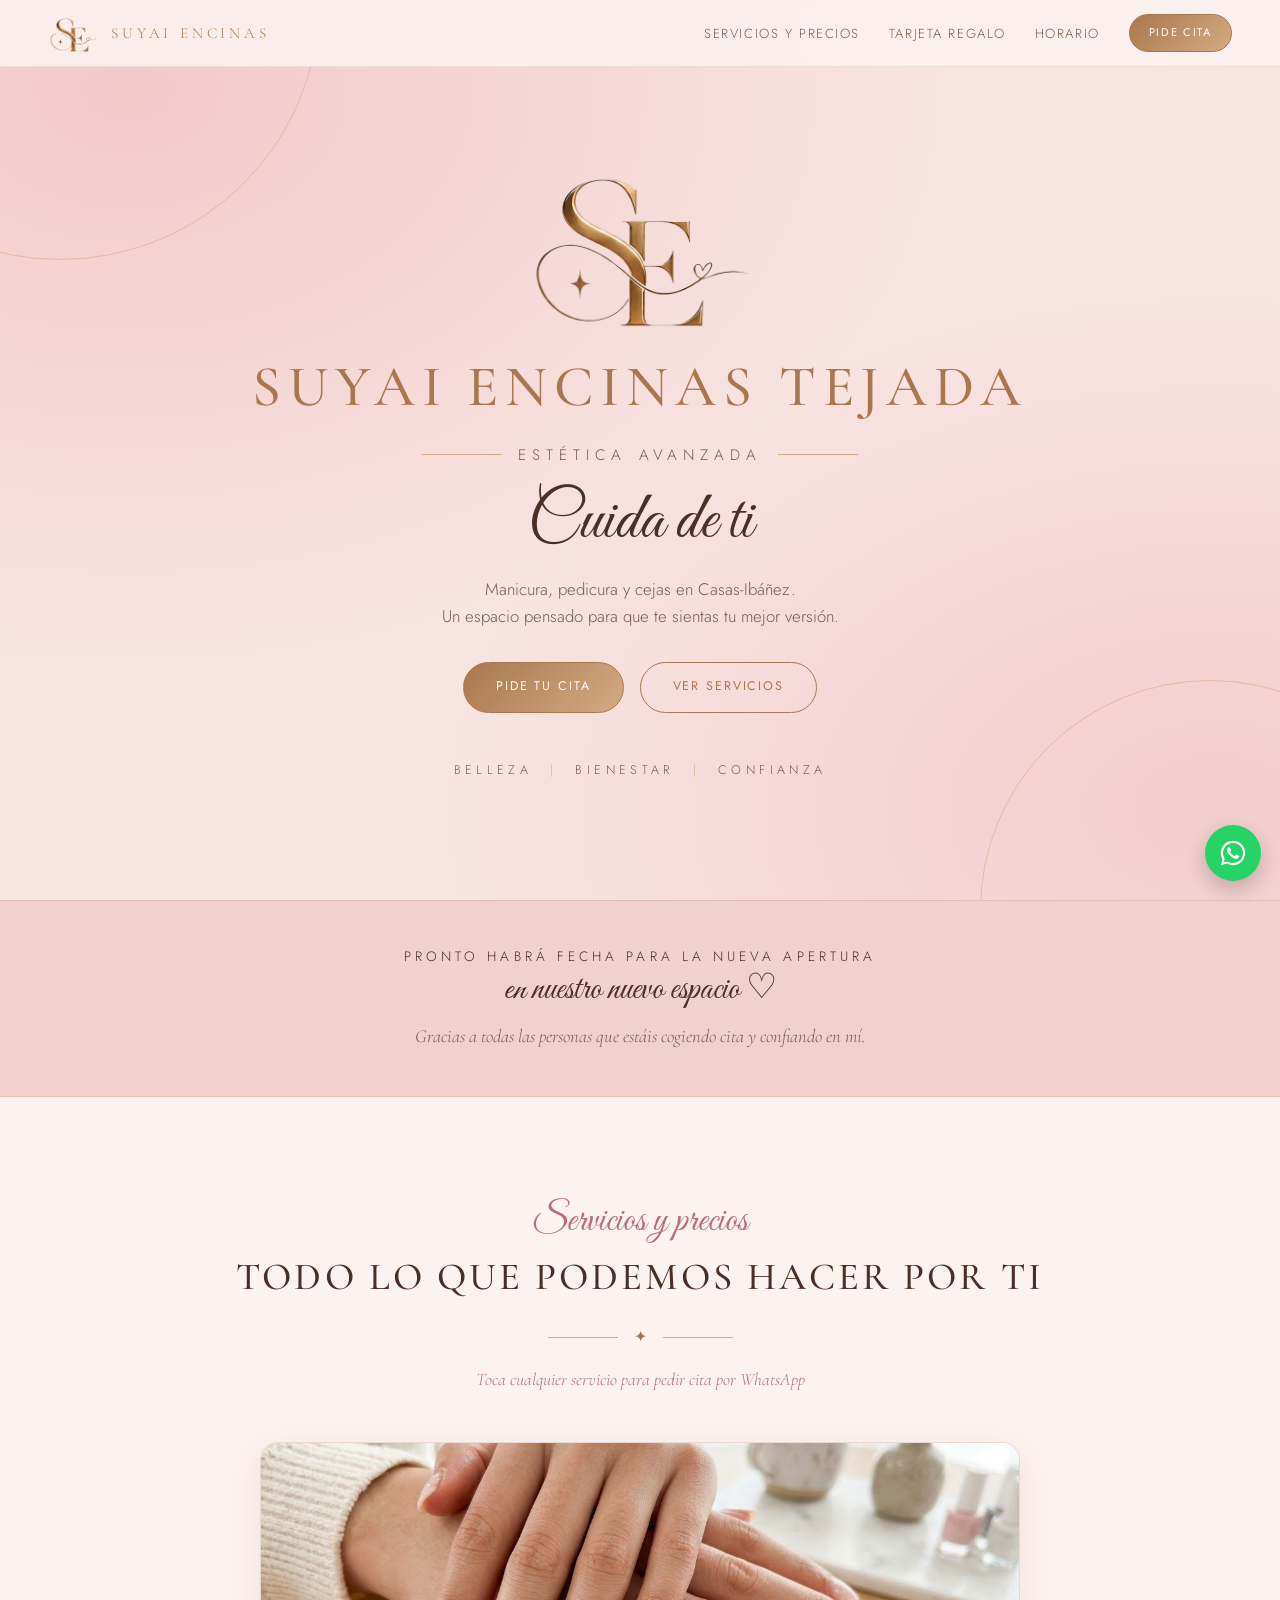
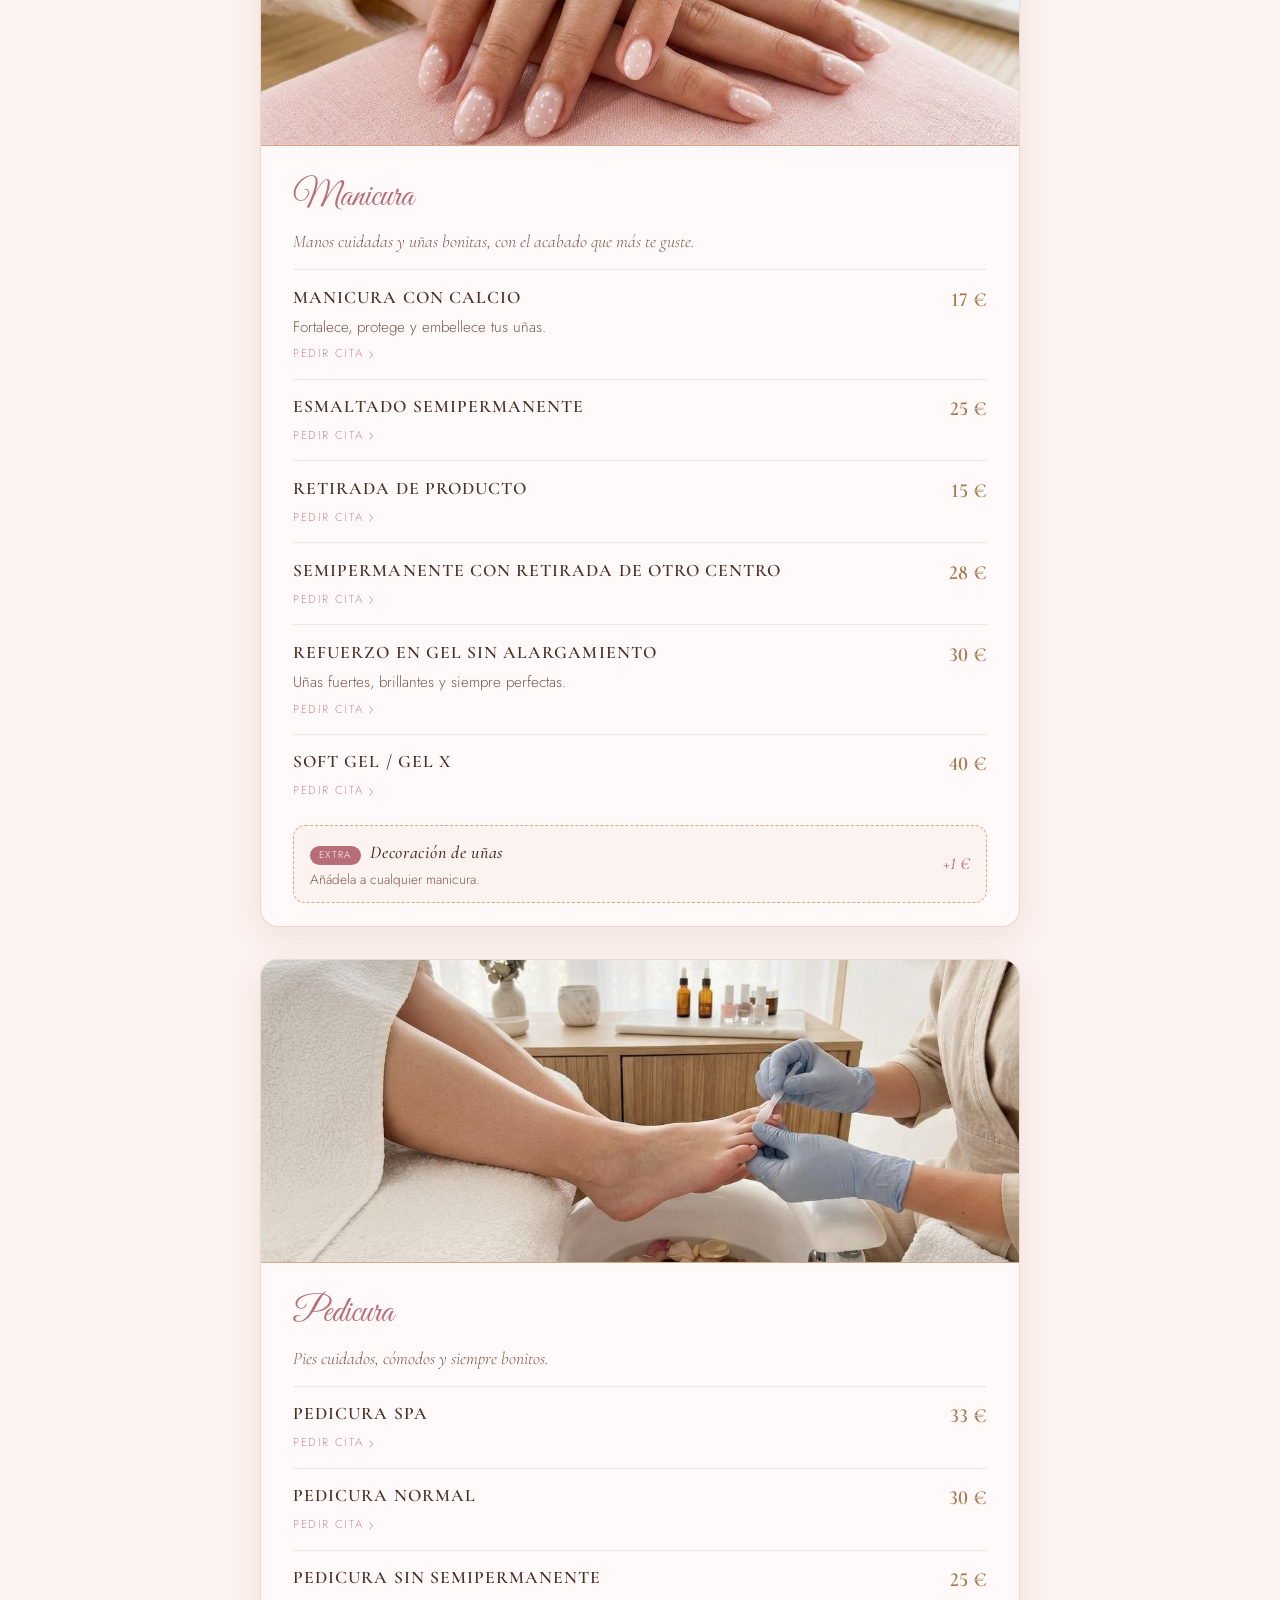
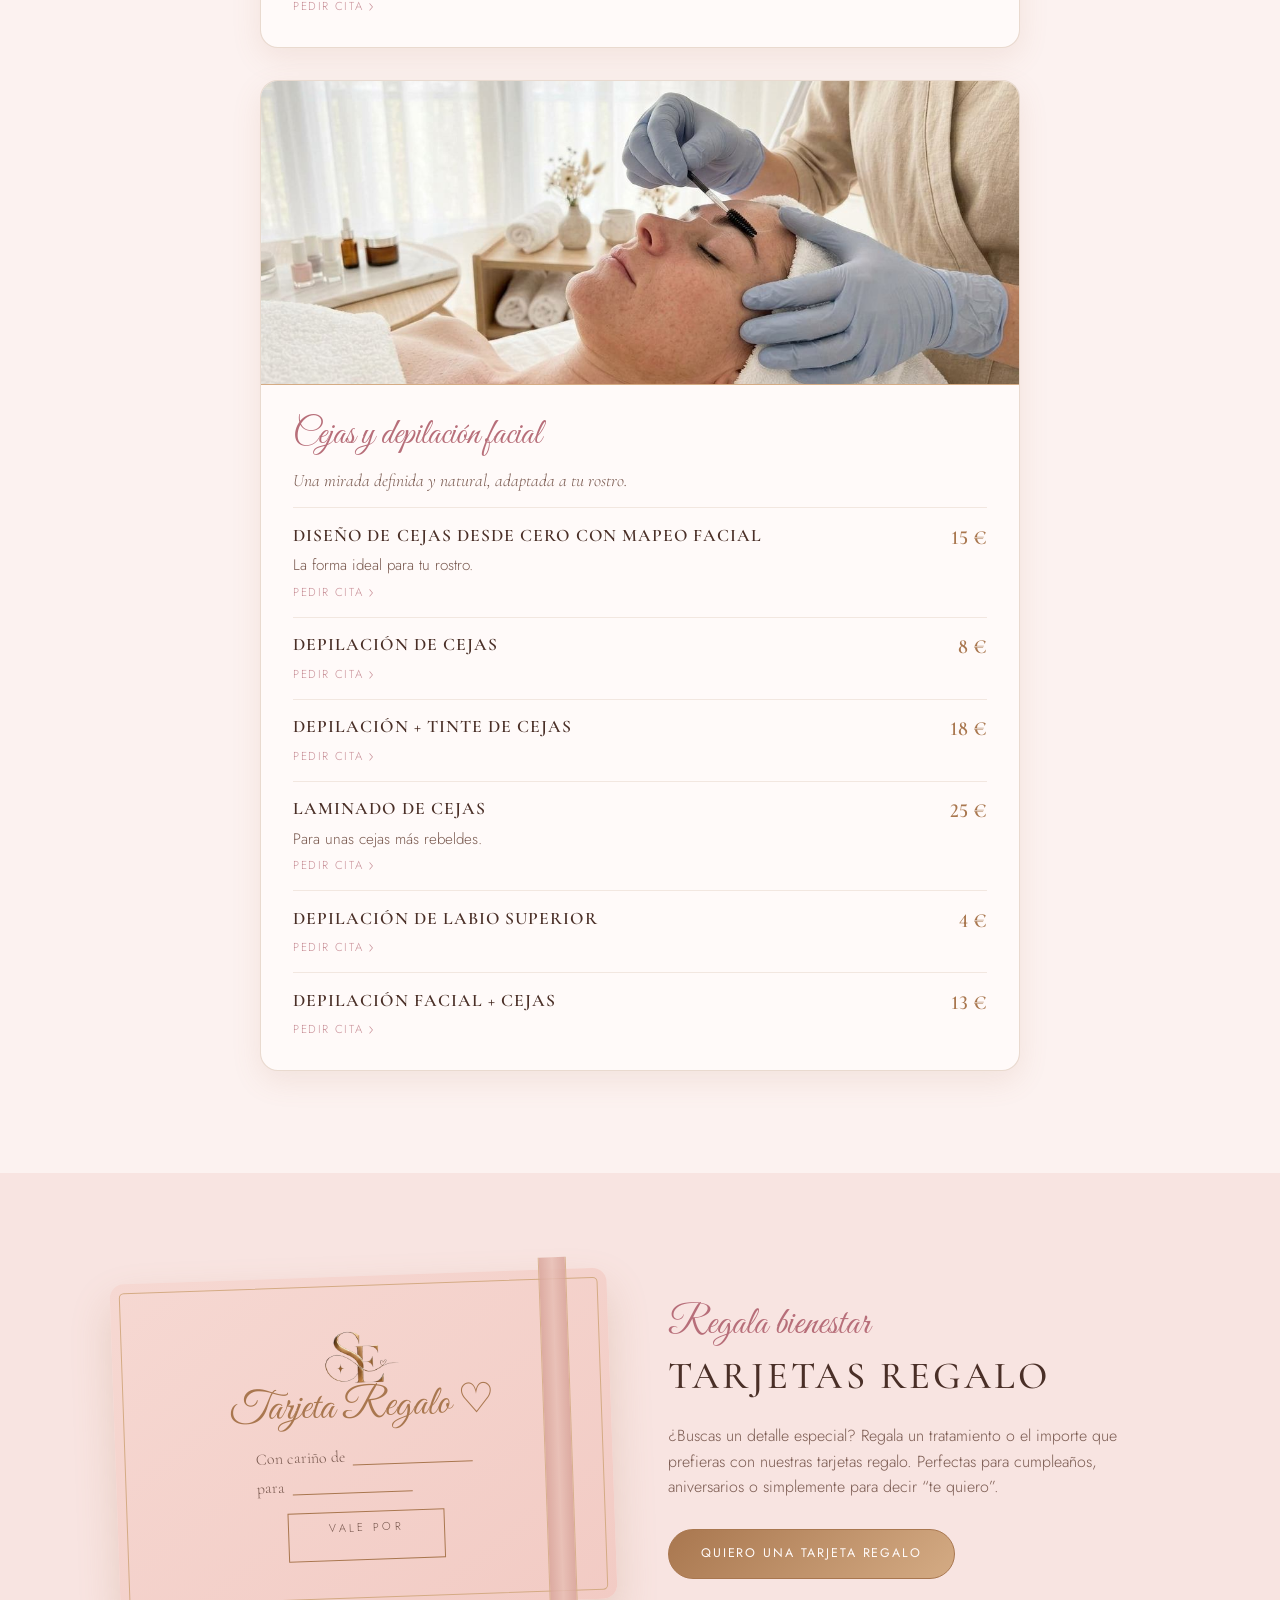
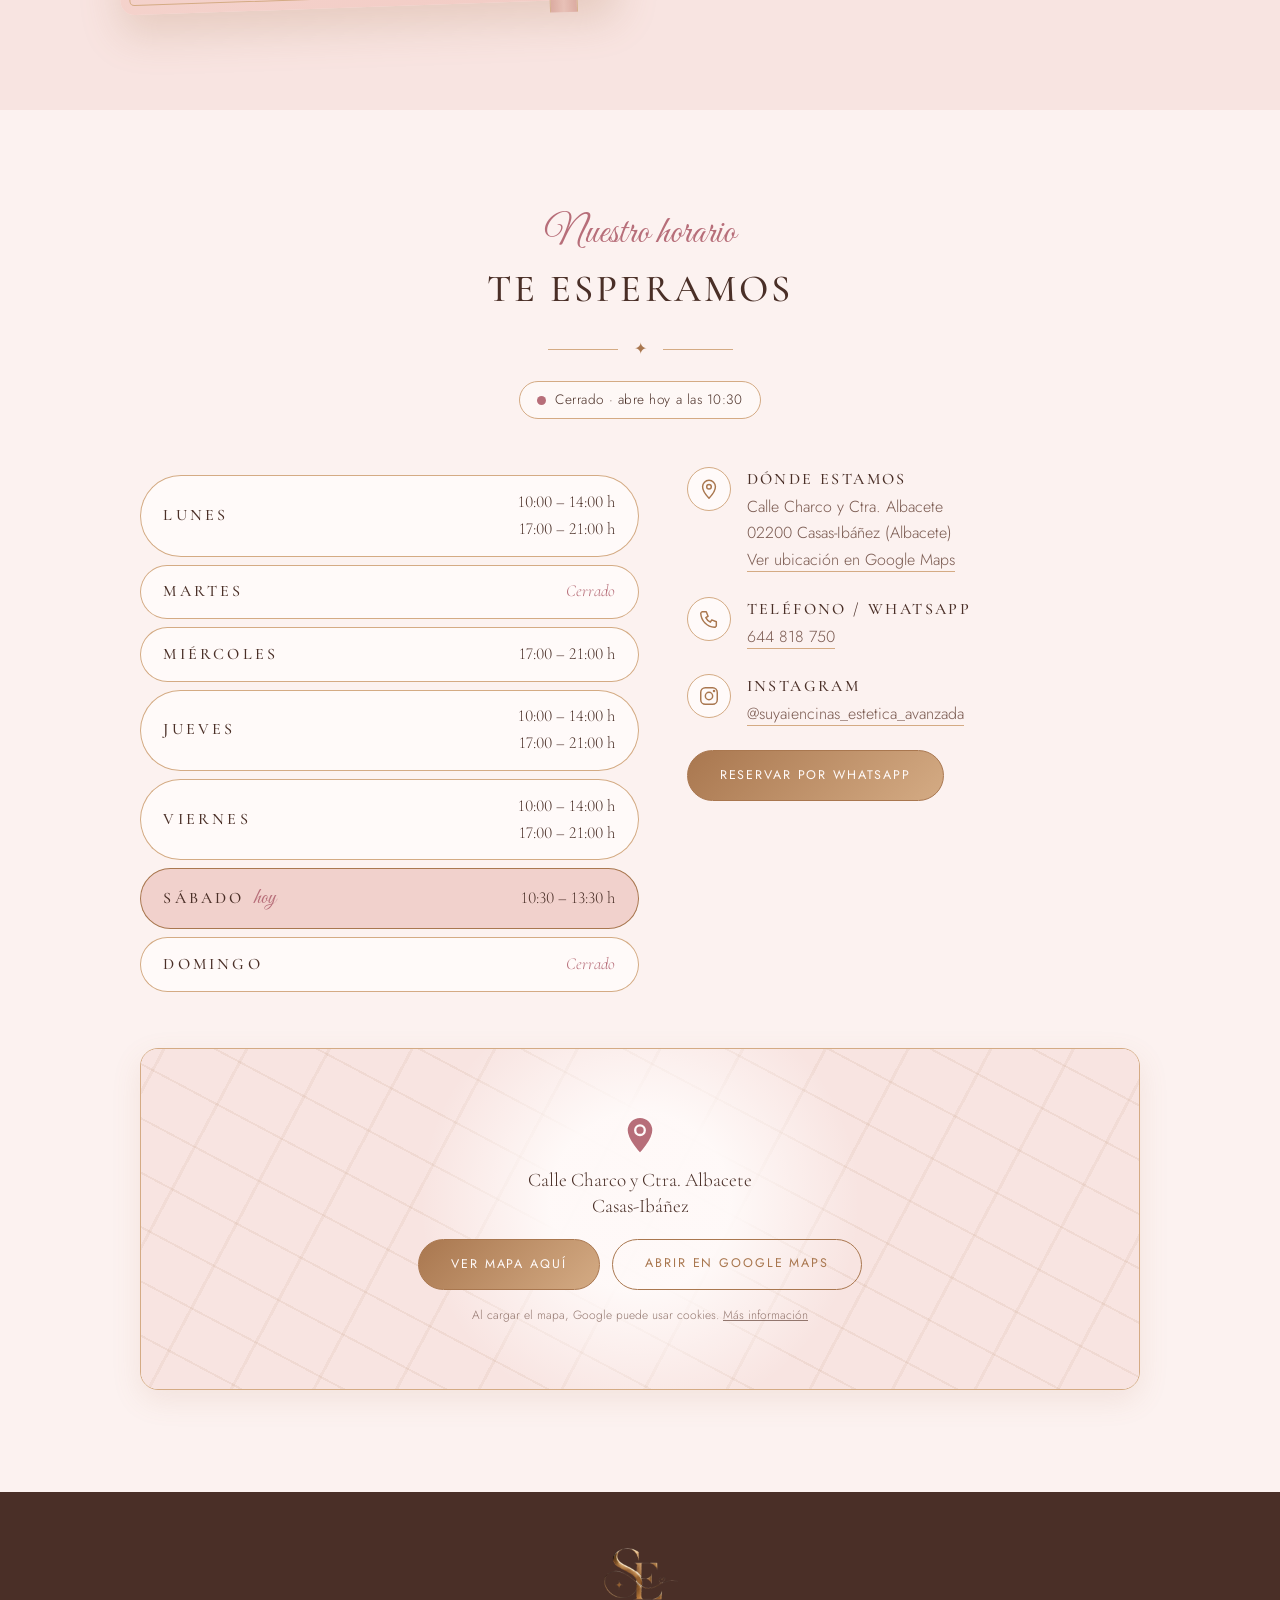
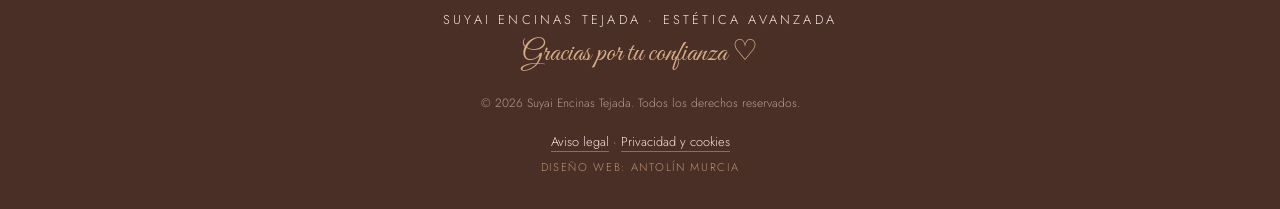
<file: index.html>
<!DOCTYPE html>
<html lang="es">
<head>
  <meta charset="UTF-8">
  <meta name="viewport" content="width=device-width, initial-scale=1.0">
  <title>Suyai Encinas · Estética Avanzada en Casas Ibáñez</title>
  <meta name="description" content="Suyai Encinas Tejada, Estética Avanzada en Casas Ibáñez. Manicura, semipermanente, gel, pedicura spa, diseño de cejas con mapeo facial, laminado y depilación facial.">
  <link rel="preconnect" href="https://fonts.googleapis.com">
  <link rel="preconnect" href="https://fonts.gstatic.com" crossorigin>
  <link href="https://fonts.googleapis.com/css2?family=Cormorant+Garamond:ital,wght@0,400;0,500;0,600;1,400&family=Great+Vibes&family=Jost:wght@300;400;500&display=swap" rel="stylesheet">
  <link rel="icon" type="image/png" href="assets/img/ui/favicon.png">
  <link rel="apple-touch-icon" href="assets/img/ui/apple-touch-icon.png">
  <meta name="theme-color" content="#f8e4e1">

  <meta property="og:type" content="website">
  <meta property="og:locale" content="es_ES">
  <meta property="og:site_name" content="Suyai Encinas · Estética Avanzada">
  <meta property="og:title" content="Suyai Encinas · Estética Avanzada en Casas-Ibáñez">
  <meta property="og:description" content="Manicura, pedicura y cejas en Casas-Ibáñez. Consulta precios y horario, y pide tu cita por WhatsApp.">
  <meta property="og:image" content="assets/img/ui/compartir.jpg">
  <meta property="og:image:width" content="1200">
  <meta property="og:image:height" content="630">
  <meta name="twitter:card" content="summary_large_image">

  <script type="application/ld+json">
  {
    "@context": "https://schema.org",
    "@type": "BeautySalon",
    "name": "Suyai Encinas · Estética Avanzada",
    "alternateName": "Suyai Encinas Tejada Estética Avanzada",
    "description": "Manicura, pedicura, diseño de cejas con mapeo facial, laminado y depilación facial en Casas-Ibáñez.",
    "image": "assets/img/ui/compartir.jpg",
    "logo": "assets/img/ui/logo-web.png",
    "telephone": "+34644818750",
    "priceRange": "4 € - 40 €",
    "currenciesAccepted": "EUR",
    "address": {
      "@type": "PostalAddress",
      "streetAddress": "Calle Charco y Ctra. Albacete",
      "addressLocality": "Casas-Ibáñez",
      "postalCode": "02200",
      "addressRegion": "Albacete",
      "addressCountry": "ES"
    },
    "geo": { "@type": "GeoCoordinates", "latitude": 39.2848115, "longitude": -1.4737797 },
    "hasMap": "https://maps.app.goo.gl/59nYRQUxPEFMLfJj6",
    "sameAs": ["https://www.instagram.com/suyaiencinas_estetica_avanzada/"],
    "openingHoursSpecification": [
      { "@type": "OpeningHoursSpecification", "dayOfWeek": ["Monday", "Thursday", "Friday"], "opens": "10:00", "closes": "14:00" },
      { "@type": "OpeningHoursSpecification", "dayOfWeek": ["Monday", "Wednesday", "Thursday", "Friday"], "opens": "17:00", "closes": "21:00" },
      { "@type": "OpeningHoursSpecification", "dayOfWeek": "Saturday", "opens": "10:30", "closes": "13:30" }
    ]
  }
  </script>

  <link rel="stylesheet" href="assets/css/main.css">
</head>
<body>
  <div data-include="partials/header.html"></div>

  <header class="header" id="inicio">
    <div class="hero">
      <div class="hero__content">
        <img class="logo logo--hero" src="assets/img/ui/logo-web.png" width="480" height="372" alt="Logotipo SE de Suyai Encinas">
        <h1 class="hero__title">Suyai Encinas Tejada</h1>
        <p class="hero__subtitle"><span class="line"></span>Estética Avanzada<span class="line"></span></p>
        <p class="script hero__script">Cuida de ti</p>
        <p class="hero__text">Manicura, pedicura y cejas en Casas-Ibáñez.<br>Un espacio pensado para que te sientas tu mejor versión.</p>
        <div class="hero__actions">
          <a href="https://wa.me/34644818750?text=Hola%20Suyai%2C%20me%20gustar%C3%ADa%20pedir%20cita" class="btn" target="_blank" rel="noopener">Pide tu cita</a>
          <a href="#servicios" class="btn btn--ghost">Ver servicios</a>
        </div>
        <p class="hero__values">Belleza <span>|</span> Bienestar <span>|</span> Confianza</p>
      </div>
      <div class="hero__media">
        <img class="hero__img" src="assets/img/unas/manicura-semipermanente.jpg" width="1195" height="896" fetchpriority="high"
             alt="Manos con manicura semipermanente rosa con topitos blancos">
      </div>
    </div>
  </header>

  <section class="notice">
    <p class="notice__caps">Pronto habrá fecha para la nueva apertura</p>
    <p class="script notice__script">en nuestro nuevo espacio ♡</p>
    <p class="notice__text">Gracias a todas las personas que estáis cogiendo cita y confiando en mí.</p>
  </section>

  <section class="section" id="servicios">
    <div class="section__head">
      <p class="script">Servicios y precios</p>
      <h2>Todo lo que podemos hacer por ti</h2>
      <div class="divider"><span>✦</span></div>
      <p class="section__hint">Toca cualquier servicio para pedir cita por WhatsApp</p>
    </div>

    <div class="categories">

      <article class="category">
        <img class="category__img" src="assets/img/unas/manicura-semipermanente.jpg" width="1195" height="896" loading="lazy"
             alt="Manos con manicura semipermanente rosa con topitos blancos">
        <h3 class="category__title">Manicura</h3>
        <p class="category__intro">Manos cuidadas y uñas bonitas, con el acabado que más te guste.</p>
        <ul class="services">
          <li class="service">
            <div class="service__info">
              <h4>Manicura con calcio</h4>
              <p>Fortalece, protege y embellece tus uñas.</p>
            </div>
            <span class="service__price">17 €</span>
          </li>
          <li class="service">
            <div class="service__info"><h4>Esmaltado semipermanente</h4></div>
            <span class="service__price">25 €</span>
          </li>
          <li class="service">
            <div class="service__info"><h4>Retirada de producto</h4></div>
            <span class="service__price">15 €</span>
          </li>
          <li class="service">
            <div class="service__info"><h4>Semipermanente con retirada de otro centro</h4></div>
            <span class="service__price">28 €</span>
          </li>
          <li class="service">
            <div class="service__info">
              <h4>Refuerzo en gel sin alargamiento</h4>
              <p>Uñas fuertes, brillantes y siempre perfectas.</p>
            </div>
            <span class="service__price">30 €</span>
          </li>
          <li class="service">
            <div class="service__info"><h4>Soft Gel / Gel X</h4></div>
            <span class="service__price">40 €</span>
          </li>
          <li class="service service--extra" data-extra>
            <div class="service__info">
              <span class="service__tag">Extra</span>
              <h4>Decoración de uñas</h4>
              <p>Añádela a cualquier manicura.</p>
            </div>
            <span class="service__price">+1 €</span>
          </li>
        </ul>
      </article>

      <article class="category">
        <img class="category__img" src="assets/img/unas/pedicura-spa.jpg" width="1200" height="896" loading="lazy"
             alt="Pedicura spa con baño de pies con pétalos de rosa">
        <h3 class="category__title">Pedicura</h3>
        <p class="category__intro">Pies cuidados, cómodos y siempre bonitos.</p>
        <ul class="services">
          <li class="service">
            <div class="service__info"><h4>Pedicura Spa</h4></div>
            <span class="service__price">33 €</span>
          </li>
          <li class="service">
            <div class="service__info"><h4>Pedicura normal</h4></div>
            <span class="service__price">30 €</span>
          </li>
          <li class="service">
            <div class="service__info"><h4>Pedicura sin semipermanente</h4></div>
            <span class="service__price">25 €</span>
          </li>
        </ul>
      </article>

      <article class="category">
        <img class="category__img" src="assets/img/cejas/laminado-cejas.jpg" width="1200" height="896" loading="lazy"
             alt="Laminado de cejas: peinado de la ceja con cepillo">
        <h3 class="category__title">Cejas y depilación facial</h3>
        <p class="category__intro">Una mirada definida y natural, adaptada a tu rostro.</p>
        <ul class="services">
          <li class="service">
            <div class="service__info">
              <h4>Diseño de cejas desde cero con mapeo facial</h4>
              <p>La forma ideal para tu rostro.</p>
            </div>
            <span class="service__price">15 €</span>
          </li>
          <li class="service">
            <div class="service__info"><h4>Depilación de cejas</h4></div>
            <span class="service__price">8 €</span>
          </li>
          <li class="service">
            <div class="service__info"><h4>Depilación + tinte de cejas</h4></div>
            <span class="service__price">18 €</span>
          </li>
          <li class="service">
            <div class="service__info">
              <h4>Laminado de cejas</h4>
              <p>Para unas cejas más rebeldes.</p>
            </div>
            <span class="service__price">25 €</span>
          </li>
          <li class="service">
            <div class="service__info"><h4>Depilación de labio superior</h4></div>
            <span class="service__price">4 €</span>
          </li>
          <li class="service">
            <div class="service__info"><h4>Depilación facial + cejas</h4></div>
            <span class="service__price">13 €</span>
          </li>
        </ul>
      </article>

    </div>
  </section>

  <section class="section section--tint" id="regalo">
    <div class="gift">
      <div class="gift__card" aria-hidden="true">
        <img class="logo logo--small" src="assets/img/ui/logo-web.png" width="480" height="372" alt="">
        <p class="script gift__script">Tarjeta Regalo ♡</p>
        <div class="gift__lines">
          <p>Con cariño de <span></span></p>
          <p>para <span></span></p>
        </div>
        <div class="gift__vale">Vale por</div>
      </div>
      <div class="gift__text">
        <p class="script">Regala bienestar</p>
        <h2>Tarjetas regalo</h2>
        <p>¿Buscas un detalle especial? Regala un tratamiento o el importe que prefieras con nuestras tarjetas regalo. Perfectas para cumpleaños, aniversarios o simplemente para decir “te quiero”.</p>
        <a href="https://wa.me/34644818750?text=Hola%20Suyai%2C%20me%20interesa%20una%20tarjeta%20regalo" class="btn" target="_blank" rel="noopener">Quiero una tarjeta regalo</a>
      </div>
    </div>
  </section>

  <section class="section" id="horario">
    <div class="section__head">
      <p class="script">Nuestro horario</p>
      <h2>Te esperamos</h2>
      <div class="divider"><span>✦</span></div>
      <p class="status" data-status hidden></p>
    </div>

    <div class="info" id="contacto">
      <table class="schedule">
        <tbody>
          <tr data-day="1"><th>Lunes</th><td>10:00 – 14:00 h<br>17:00 – 21:00 h</td></tr>
          <tr data-day="2"><th>Martes</th><td class="closed">Cerrado</td></tr>
          <tr data-day="3"><th>Miércoles</th><td>17:00 – 21:00 h</td></tr>
          <tr data-day="4"><th>Jueves</th><td>10:00 – 14:00 h<br>17:00 – 21:00 h</td></tr>
          <tr data-day="5"><th>Viernes</th><td>10:00 – 14:00 h<br>17:00 – 21:00 h</td></tr>
          <tr data-day="6"><th>Sábado</th><td>10:30 – 13:30 h</td></tr>
          <tr data-day="0"><th>Domingo</th><td class="closed">Cerrado</td></tr>
        </tbody>
      </table>

      <div class="contact">
        <div class="contact__item">
          <svg viewBox="0 0 24 24" aria-hidden="true"><path d="M12 22s7-7.2 7-12.5A7 7 0 0 0 5 9.5C5 14.8 12 22 12 22z"/><circle cx="12" cy="9.5" r="2.5"/></svg>
          <div>
            <h4>Dónde estamos</h4>
            <p>Calle Charco y Ctra. Albacete<br>02200 Casas-Ibáñez (Albacete)</p>
            <p><a href="https://maps.app.goo.gl/59nYRQUxPEFMLfJj6" target="_blank" rel="noopener">Ver ubicación en Google Maps</a></p>
          </div>
        </div>
        <div class="contact__item">
          <svg viewBox="0 0 24 24" aria-hidden="true"><path d="M5 4h4l2 5-2.5 1.5a11 11 0 0 0 5 5L15 13l5 2v4a2 2 0 0 1-2 2A16 16 0 0 1 3 6a2 2 0 0 1 2-2"/></svg>
          <div>
            <h4>Teléfono / WhatsApp</h4>
            <p><a href="tel:+34644818750">644 818 750</a></p>
          </div>
        </div>
        <div class="contact__item">
          <svg viewBox="0 0 24 24" aria-hidden="true"><rect x="3" y="3" width="18" height="18" rx="5"/><circle cx="12" cy="12" r="4"/><circle cx="17.5" cy="6.5" r=".6"/></svg>
          <div>
            <h4>Instagram</h4>
            <p><a href="https://www.instagram.com/suyaiencinas_estetica_avanzada/" target="_blank" rel="noopener">@suyaiencinas_estetica_avanzada</a></p>
          </div>
        </div>
        <a href="https://wa.me/34644818750?text=Hola%20Suyai%2C%20me%20gustar%C3%ADa%20pedir%20cita" class="btn" target="_blank" rel="noopener">Reservar por WhatsApp</a>
      </div>
    </div>

    <div class="map" data-map-src="https://www.google.com/maps?q=39.2848115,-1.4737797&z=18&output=embed">
      <div class="map__placeholder">
        <svg class="map__pin" viewBox="0 0 24 24" aria-hidden="true"><path d="M12 22s7-7.2 7-12.5A7 7 0 0 0 5 9.5C5 14.8 12 22 12 22z"/><circle cx="12" cy="9.5" r="2.5"/></svg>
        <p class="map__address">Calle Charco y Ctra. Albacete<br>Casas-Ibáñez</p>
        <div class="map__actions">
          <button type="button" class="btn" data-load-map>Ver mapa aquí</button>
          <a href="https://maps.app.goo.gl/59nYRQUxPEFMLfJj6" class="btn btn--ghost" target="_blank" rel="noopener">Abrir en Google Maps</a>
        </div>
        <p class="map__note">Al cargar el mapa, Google puede usar cookies. <a href="privacidad.html#cookies">Más información</a></p>
      </div>
    </div>
  </section>

  <div data-include="partials/footer.html"></div>

  <script src="assets/js/partials.js"></script>
  <script src="assets/js/main.js"></script>
</body>
</html>
</file>
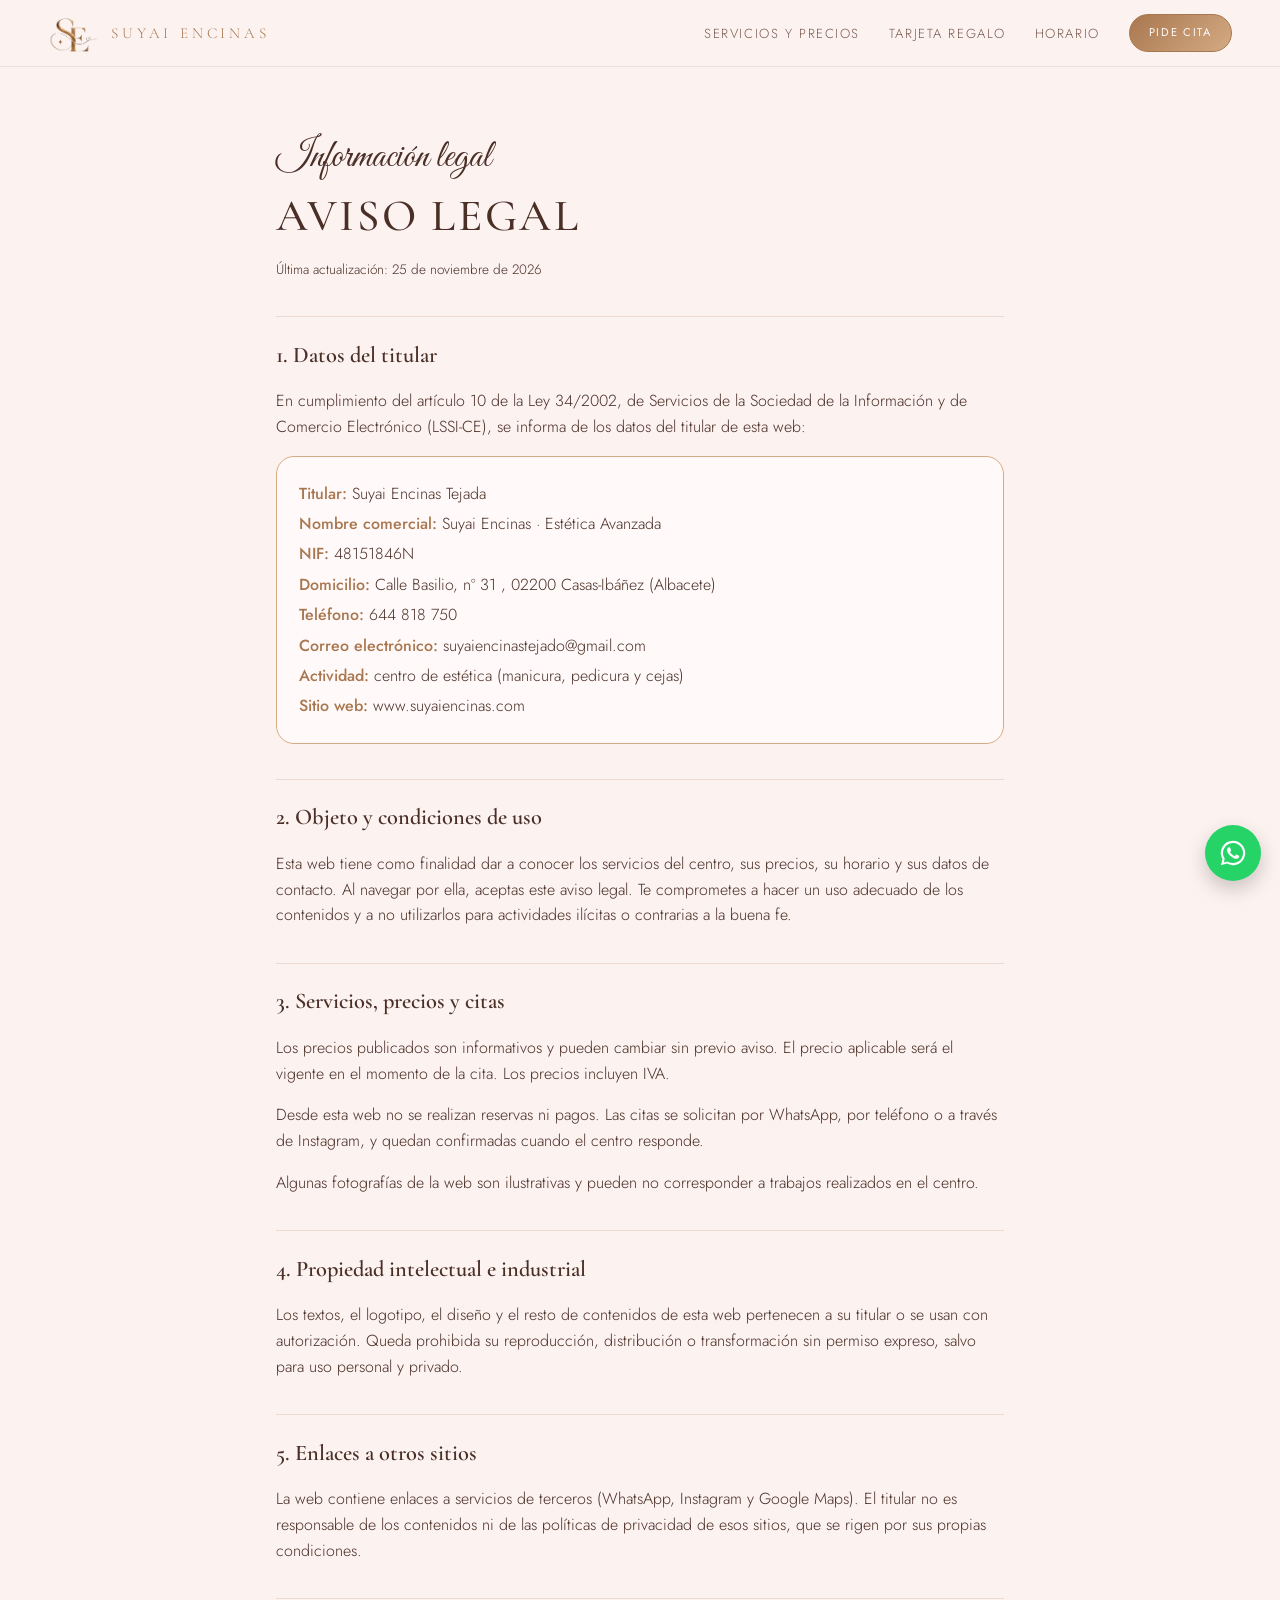
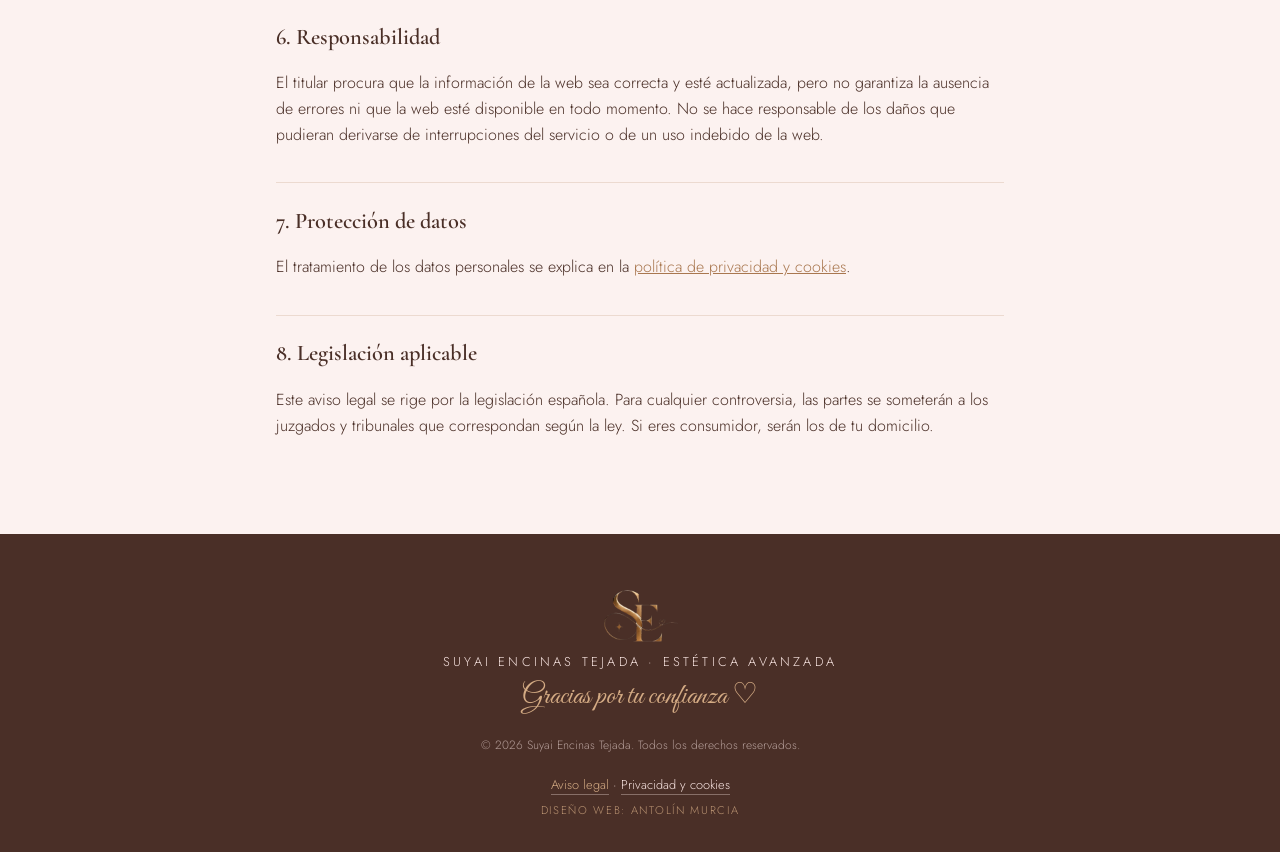
<file: aviso-legal.html>
<!DOCTYPE html>
<html lang="es">
<head>
  <meta charset="UTF-8">
  <meta name="viewport" content="width=device-width, initial-scale=1.0">
  <title>Aviso legal · Suyai Encinas Estética Avanzada</title>
  <meta name="robots" content="noindex, follow">
  <link rel="preconnect" href="https://fonts.googleapis.com">
  <link rel="preconnect" href="https://fonts.gstatic.com" crossorigin>
  <link href="https://fonts.googleapis.com/css2?family=Cormorant+Garamond:ital,wght@0,400;0,500;0,600;1,400&family=Great+Vibes&family=Jost:wght@300;400;500&display=swap" rel="stylesheet">
  <link rel="icon" type="image/png" href="assets/img/ui/favicon.png">
  <link rel="stylesheet" href="assets/css/main.css">
</head>
<body class="legal-page">
  <div data-include="partials/header.html"></div>

  <main class="legal">
    <p class="script">Información legal</p>
    <h1>Aviso legal</h1>
    <p class="legal__updated">Última actualización: 25 de noviembre de 2026</p>

    <h2>1. Datos del titular</h2>
    <p>En cumplimiento del artículo 10 de la Ley 34/2002, de Servicios de la Sociedad de la Información y de Comercio Electrónico (LSSI-CE), se informa de los datos del titular de esta web:</p>
    <ul class="legal__data">
      <li><strong>Titular:</strong> Suyai Encinas Tejada</li>
      <li><strong>Nombre comercial:</strong> Suyai Encinas · Estética Avanzada</li>
      <li><strong>NIF:</strong>  48151846N </li>
      <li><strong>Domicilio:</strong>  Calle Basilio, nº 31 , 02200 Casas-Ibáñez (Albacete)</li>
      <li><strong>Teléfono:</strong> 644 818 750</li>
      <li><strong>Correo electrónico:</strong>  suyaiencinastejado@gmail.com </li>
      <li><strong>Actividad:</strong> centro de estética (manicura, pedicura y cejas)</li>
      <li><strong>Sitio web:</strong>  www.suyaiencinas.com </li>
    </ul>

    <h2>2. Objeto y condiciones de uso</h2>
    <p>Esta web tiene como finalidad dar a conocer los servicios del centro, sus precios, su horario y sus datos de contacto. Al navegar por ella, aceptas este aviso legal. Te comprometes a hacer un uso adecuado de los contenidos y a no utilizarlos para actividades ilícitas o contrarias a la buena fe.</p>

    <h2>3. Servicios, precios y citas</h2>
    <p>Los precios publicados son informativos y pueden cambiar sin previo aviso. El precio aplicable será el vigente en el momento de la cita. Los precios incluyen IVA.</p>
    <p>Desde esta web no se realizan reservas ni pagos. Las citas se solicitan por WhatsApp, por teléfono o a través de Instagram, y quedan confirmadas cuando el centro responde.</p>
    <p>Algunas fotografías de la web son ilustrativas y pueden no corresponder a trabajos realizados en el centro.</p>

    <h2>4. Propiedad intelectual e industrial</h2>
    <p>Los textos, el logotipo, el diseño y el resto de contenidos de esta web pertenecen a su titular o se usan con autorización. Queda prohibida su reproducción, distribución o transformación sin permiso expreso, salvo para uso personal y privado.</p>

    <h2>5. Enlaces a otros sitios</h2>
    <p>La web contiene enlaces a servicios de terceros (WhatsApp, Instagram y Google Maps). El titular no es responsable de los contenidos ni de las políticas de privacidad de esos sitios, que se rigen por sus propias condiciones.</p>

    <h2>6. Responsabilidad</h2>
    <p>El titular procura que la información de la web sea correcta y esté actualizada, pero no garantiza la ausencia de errores ni que la web esté disponible en todo momento. No se hace responsable de los daños que pudieran derivarse de interrupciones del servicio o de un uso indebido de la web.</p>

    <h2>7. Protección de datos</h2>
    <p>El tratamiento de los datos personales se explica en la <a href="privacidad.html">política de privacidad y cookies</a>.</p>

    <h2>8. Legislación aplicable</h2>
    <p>Este aviso legal se rige por la legislación española. Para cualquier controversia, las partes se someterán a los juzgados y tribunales que correspondan según la ley. Si eres consumidor, serán los de tu domicilio.</p>
  </main>

  <div data-include="partials/footer.html"></div>

  <script src="assets/js/partials.js"></script>
  <script src="assets/js/main.js"></script>

</body>
</html>
</file>
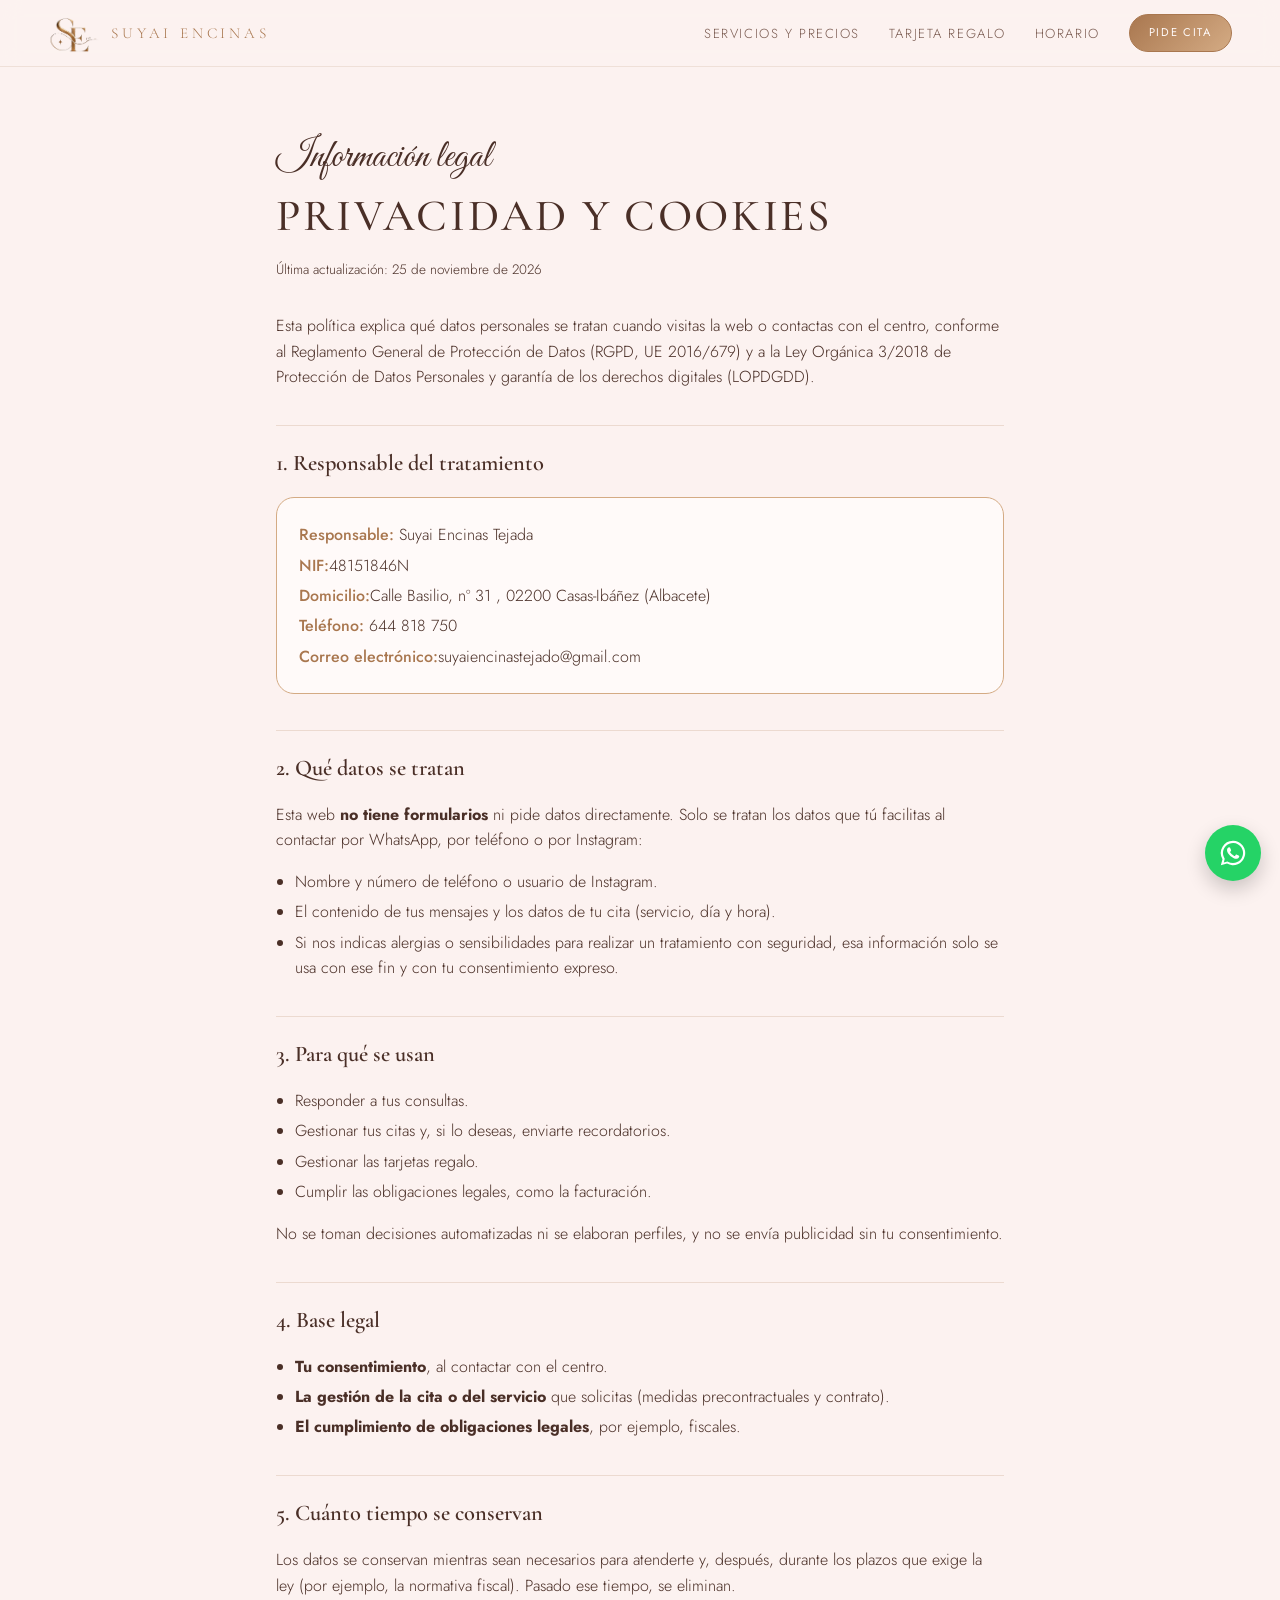
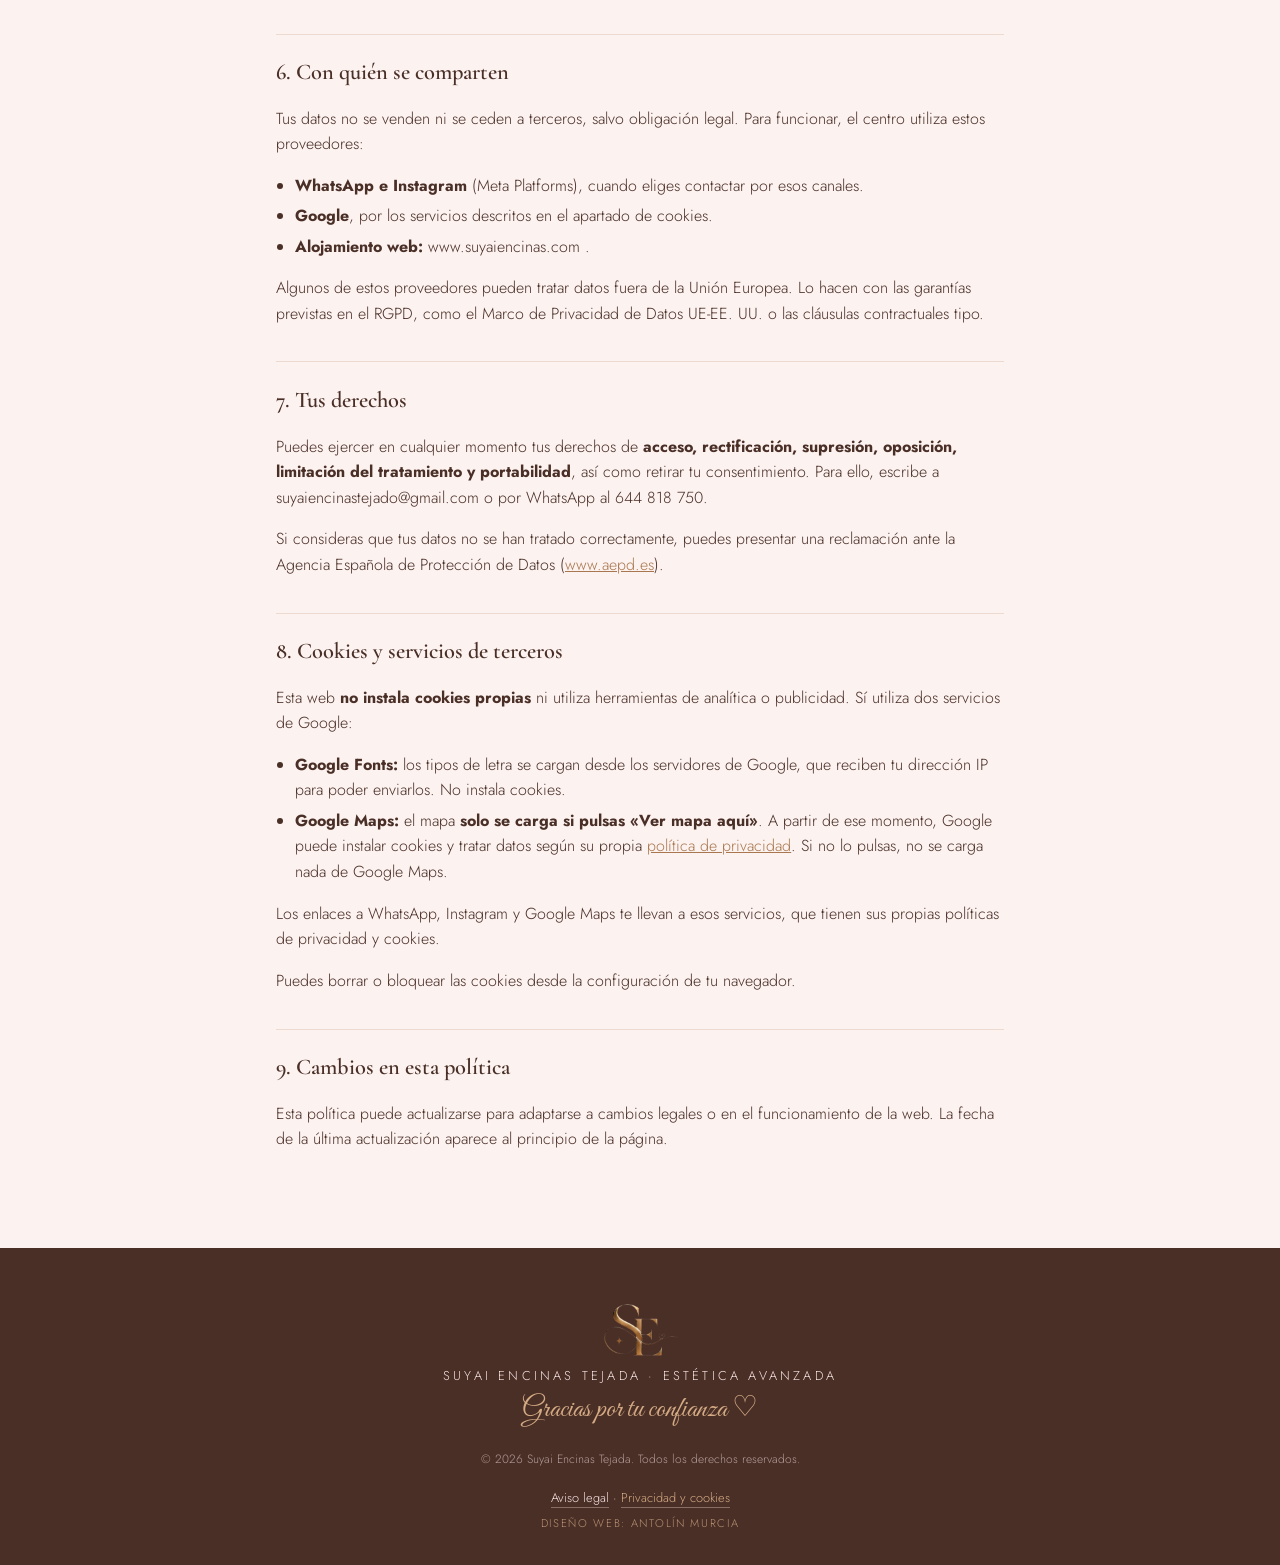
<file: privacidad.html>
<!DOCTYPE html>
<html lang="es">

<head>
  <meta charset="UTF-8">
  <meta name="viewport" content="width=device-width, initial-scale=1.0">
  <title>Privacidad y cookies · Suyai Encinas Estética Avanzada</title>
  <meta name="robots" content="noindex, follow">
  <link rel="preconnect" href="https://fonts.googleapis.com">
  <link rel="preconnect" href="https://fonts.gstatic.com" crossorigin>
  <link
    href="https://fonts.googleapis.com/css2?family=Cormorant+Garamond:ital,wght@0,400;0,500;0,600;1,400&family=Great+Vibes&family=Jost:wght@300;400;500&display=swap"
    rel="stylesheet">
  <link rel="icon" type="image/png" href="assets/img/ui/favicon.png">
  <link rel="stylesheet" href="assets/css/main.css">
</head>

<body class="legal-page">
  <div data-include="partials/header.html"></div>

  <main class="legal">
    <p class="script">Información legal</p>
    <h1>Privacidad y cookies</h1>
    <p class="legal__updated">Última actualización: 25 de noviembre de 2026</p>

    <p>Esta política explica qué datos personales se tratan cuando visitas la web o contactas con el centro, conforme al
      Reglamento General de Protección de Datos (RGPD, UE 2016/679) y a la Ley Orgánica 3/2018 de Protección de Datos
      Personales y garantía de los derechos digitales (LOPDGDD).</p>

    <h2>1. Responsable del tratamiento</h2>
    <ul class="legal__data">
      <li><strong>Responsable:</strong> Suyai Encinas Tejada</li>
      <li><strong>NIF:</strong>48151846N </li>
      <li><strong>Domicilio:</strong>Calle Basilio, nº 31 , 02200 Casas-Ibáñez (Albacete)</li>
      <li><strong>Teléfono:</strong> 644 818 750</li>
      <li><strong>Correo electrónico:</strong>suyaiencinastejado@gmail.com </li>
    </ul>

    <h2>2. Qué datos se tratan</h2>
    <p>Esta web <strong>no tiene formularios</strong> ni pide datos directamente. Solo se tratan los datos que tú
      facilitas al contactar por WhatsApp, por teléfono o por Instagram:</p>
    <ul>
      <li>Nombre y número de teléfono o usuario de Instagram.</li>
      <li>El contenido de tus mensajes y los datos de tu cita (servicio, día y hora).</li>
      <li>Si nos indicas alergias o sensibilidades para realizar un tratamiento con seguridad, esa información solo se
        usa con ese fin y con tu consentimiento expreso.</li>
    </ul>

    <h2>3. Para qué se usan</h2>
    <ul>
      <li>Responder a tus consultas.</li>
      <li>Gestionar tus citas y, si lo deseas, enviarte recordatorios.</li>
      <li>Gestionar las tarjetas regalo.</li>
      <li>Cumplir las obligaciones legales, como la facturación.</li>
    </ul>
    <p>No se toman decisiones automatizadas ni se elaboran perfiles, y no se envía publicidad sin tu consentimiento.</p>

    <h2>4. Base legal</h2>
    <ul>
      <li><strong>Tu consentimiento</strong>, al contactar con el centro.</li>
      <li><strong>La gestión de la cita o del servicio</strong> que solicitas (medidas precontractuales y contrato).
      </li>
      <li><strong>El cumplimiento de obligaciones legales</strong>, por ejemplo, fiscales.</li>
    </ul>

    <h2>5. Cuánto tiempo se conservan</h2>
    <p>Los datos se conservan mientras sean necesarios para atenderte y, después, durante los plazos que exige la ley
      (por ejemplo, la normativa fiscal). Pasado ese tiempo, se eliminan.</p>

    <h2>6. Con quién se comparten</h2>
    <p>Tus datos no se venden ni se ceden a terceros, salvo obligación legal. Para funcionar, el centro utiliza estos
      proveedores:</p>
    <ul>
      <li><strong>WhatsApp e Instagram</strong> (Meta Platforms), cuando eliges contactar por esos canales.</li>
      <li><strong>Google</strong>, por los servicios descritos en el apartado de cookies.</li>
      <li><strong>Alojamiento web:</strong> www.suyaiencinas.com .</li>
    </ul>
    <p>Algunos de estos proveedores pueden tratar datos fuera de la Unión Europea. Lo hacen con las garantías previstas
      en el RGPD, como el Marco de Privacidad de Datos UE-EE. UU. o las cláusulas contractuales tipo.</p>

    <h2>7. Tus derechos</h2>
    <p>Puedes ejercer en cualquier momento tus derechos de <strong>acceso, rectificación, supresión, oposición,
        limitación del tratamiento y portabilidad</strong>, así como retirar tu consentimiento. Para ello, escribe a
      suyaiencinastejado@gmail.com o por WhatsApp al 644 818 750.</p>
    <p>Si consideras que tus datos no se han tratado correctamente, puedes presentar una reclamación ante la Agencia
      Española de Protección de Datos (<a href="https://www.aepd.es" target="_blank" rel="noopener">www.aepd.es</a>).
    </p>

    <h2 id="cookies">8. Cookies y servicios de terceros</h2>
    <p>Esta web <strong>no instala cookies propias</strong> ni utiliza herramientas de analítica o publicidad. Sí
      utiliza dos servicios de Google:</p>
    <ul>
      <li><strong>Google Fonts:</strong> los tipos de letra se cargan desde los servidores de Google, que reciben tu
        dirección IP para poder enviarlos. No instala cookies.</li>
      <li><strong>Google Maps:</strong> el mapa <strong>solo se carga si pulsas «Ver mapa aquí»</strong>. A partir de
        ese momento, Google puede instalar cookies y tratar datos según su propia <a
          href="https://policies.google.com/privacy?hl=es" target="_blank" rel="noopener">política de privacidad</a>. Si
        no lo pulsas, no se carga nada de Google Maps.</li>
    </ul>
    <p>Los enlaces a WhatsApp, Instagram y Google Maps te llevan a esos servicios, que tienen sus propias políticas de
      privacidad y cookies.</p>
    <p>Puedes borrar o bloquear las cookies desde la configuración de tu navegador.</p>

    <h2>9. Cambios en esta política</h2>
    <p>Esta política puede actualizarse para adaptarse a cambios legales o en el funcionamiento de la web. La fecha de
      la última actualización aparece al principio de la página.</p>
  </main>

  <div data-include="partials/footer.html"></div>

  <script src="assets/js/partials.js"></script>
  <script src="assets/js/main.js"></script>

</body>

</html>
</file>
<file: assets/css/main.css>
@import url("variables.css");
@import url("base.css");

@import url("nav.css");
@import url("footer.css");
@import url("whatsapp.css");

@import url("hero.css");
@import url("aviso.css");
@import url("servicios.css");
@import url("regalo.css");
@import url("horario.css");

@import url("legal.css");
</file>
